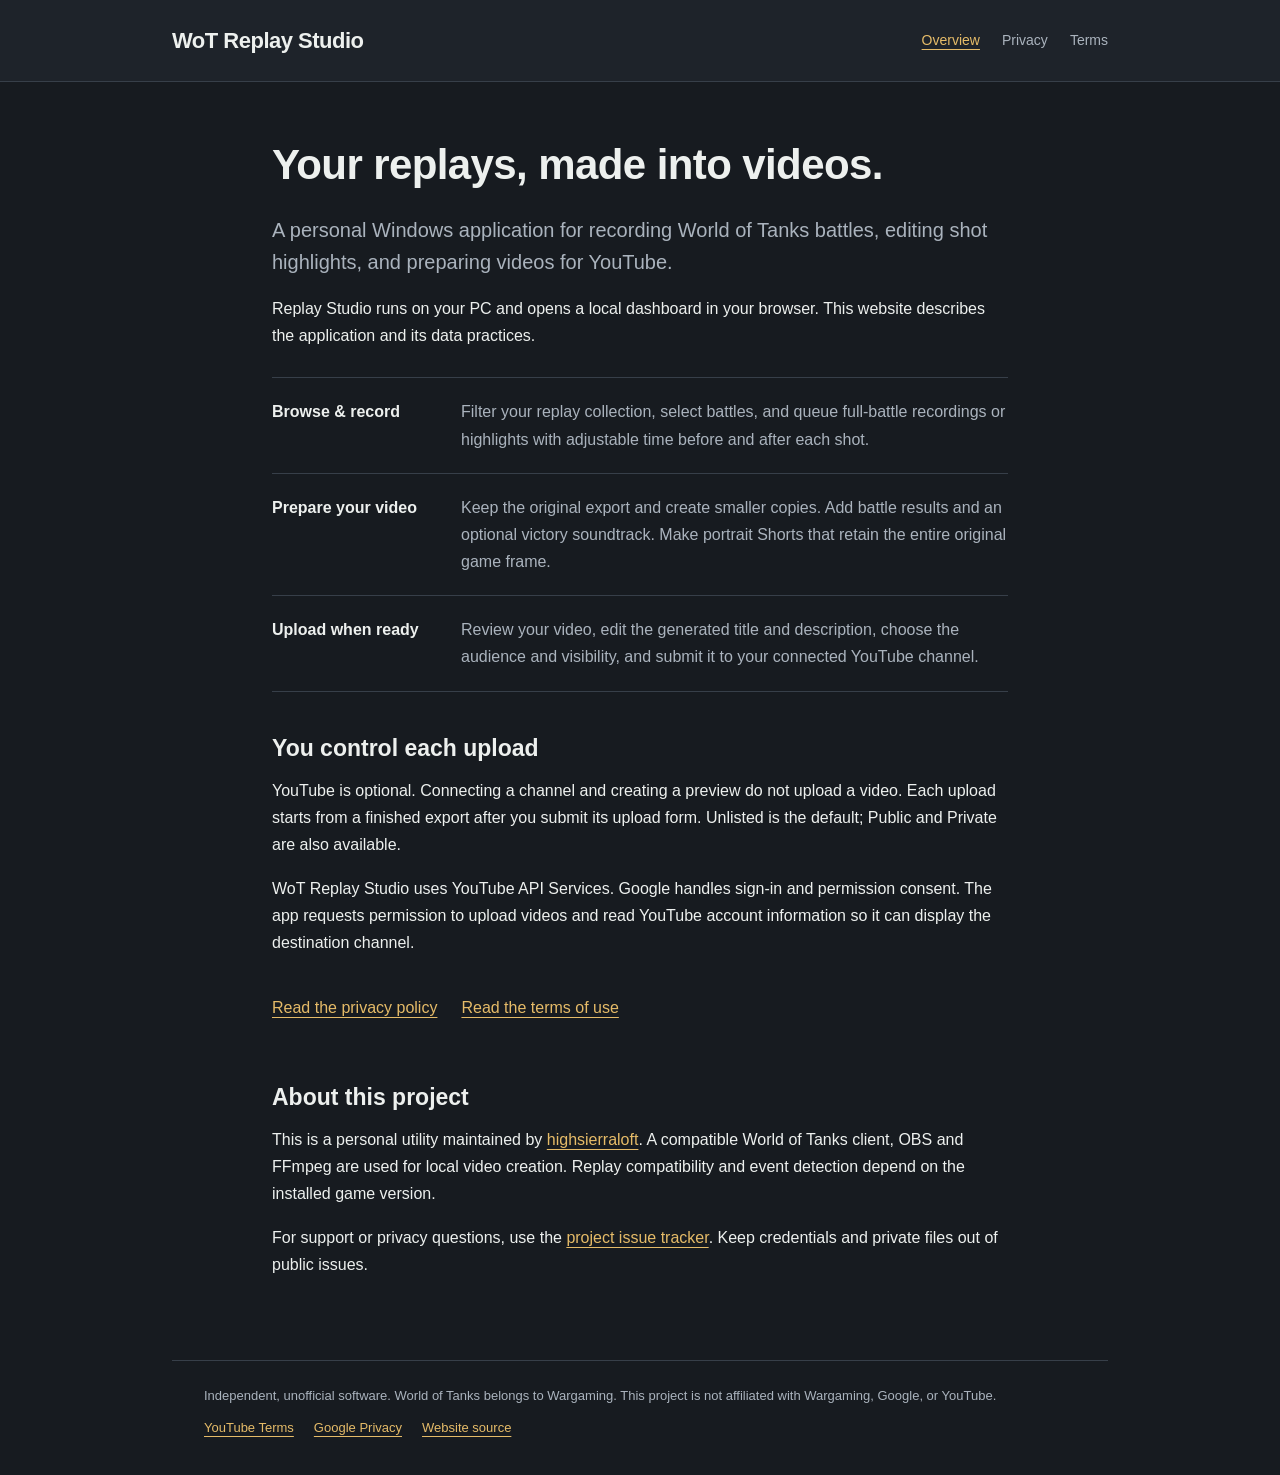
<file: index.html>
<!doctype html>
<html lang="en"><head><meta charset="utf-8"><meta name="google-site-verification" content="_Fpv4pTBd2l3POt9idZpyrIrlexXxtfFQN_owCgPIIU"><meta name="viewport" content="width=device-width,initial-scale=1"><meta name="description" content="WoT Replay Studio is a personal Windows app for recording World of Tanks replays, creating highlights and Shorts, and uploading selected videos to YouTube."><title>WoT Replay Studio — Local replay videos</title><link rel="stylesheet" href="style.css"></head>
<body>
<!-- THESIS: A readable product and data-use reference for the installed replay editor. OWN-WORLD: Inherit Replay Studio's graphite surfaces, brass links and Segoe UI typography. STORY: Understand local video creation, optional YouTube uploads, and the data controls. FIRST VIEWPORT: Compact identity/navigation, product purpose, and an honest capability list. FORM: Narrow Read-mode documentation extension of the existing world; no new visual direction. FINISH: unreviewed and undocumented is unfinished; this build ends with the finish review, the verdict, DESIGN.md, and every shipping raster carrying its provenance -->
<a class="skip" href="#main">Skip to content</a><header class="header"><div class="header-inner"><a class="brand" href="index.html">WoT Replay Studio</a><nav aria-label="Main navigation"><a href="index.html" aria-current="page">Overview</a><a href="privacy.html">Privacy</a><a href="terms.html">Terms</a></nav></div></header>
<main id="main"><h1>Your replays, made into videos.</h1><p class="lead">A personal Windows application for recording World of Tanks battles, editing shot highlights, and preparing videos for YouTube.</p><p>Replay Studio runs on your PC and opens a local dashboard in your browser. This website describes the application and its data practices.</p>
<dl class="facts"><div><dt>Browse &amp; record</dt><dd>Filter your replay collection, select battles, and queue full-battle recordings or highlights with adjustable time before and after each shot.</dd></div><div><dt>Prepare your video</dt><dd>Keep the original export and create smaller copies. Add battle results and an optional victory soundtrack. Make portrait Shorts that retain the entire original game frame.</dd></div><div><dt>Upload when ready</dt><dd>Review your video, edit the generated title and description, choose the audience and visibility, and submit it to your connected YouTube channel.</dd></div></dl>
<section><h2>You control each upload</h2><p>YouTube is optional. Connecting a channel and creating a preview do not upload a video. Each upload starts from a finished export after you submit its upload form. Unlisted is the default; Public and Private are also available.</p><p>WoT Replay Studio uses YouTube API Services. Google handles sign-in and permission consent. The app requests permission to upload videos and read YouTube account information so it can display the destination channel.</p><div class="links"><a href="privacy.html">Read the privacy policy</a><a href="terms.html">Read the terms of use</a></div></section>
<section><h2>About this project</h2><p>This is a personal utility maintained by <a href="https://github.com/highsierraloft">highsierraloft</a>. A compatible World of Tanks client, OBS and FFmpeg are used for local video creation. Replay compatibility and event detection depend on the installed game version.</p><p>For support or privacy questions, use the <a href="https://github.com/highsierraloft/wot-replay-studio-site/issues">project issue tracker</a>. Keep credentials and private files out of public issues.</p></section></main>
<footer class="footer"><p>Independent, unofficial software. World of Tanks belongs to Wargaming. This project is not affiliated with Wargaming, Google, or YouTube.</p><nav aria-label="Related policies"><a href="https://www.youtube.com/t/terms">YouTube Terms</a><a href="https://policies.google.com/privacy">Google Privacy</a><a href="https://github.com/highsierraloft/wot-replay-studio-site">Website source</a></nav></footer></body></html>
</file>
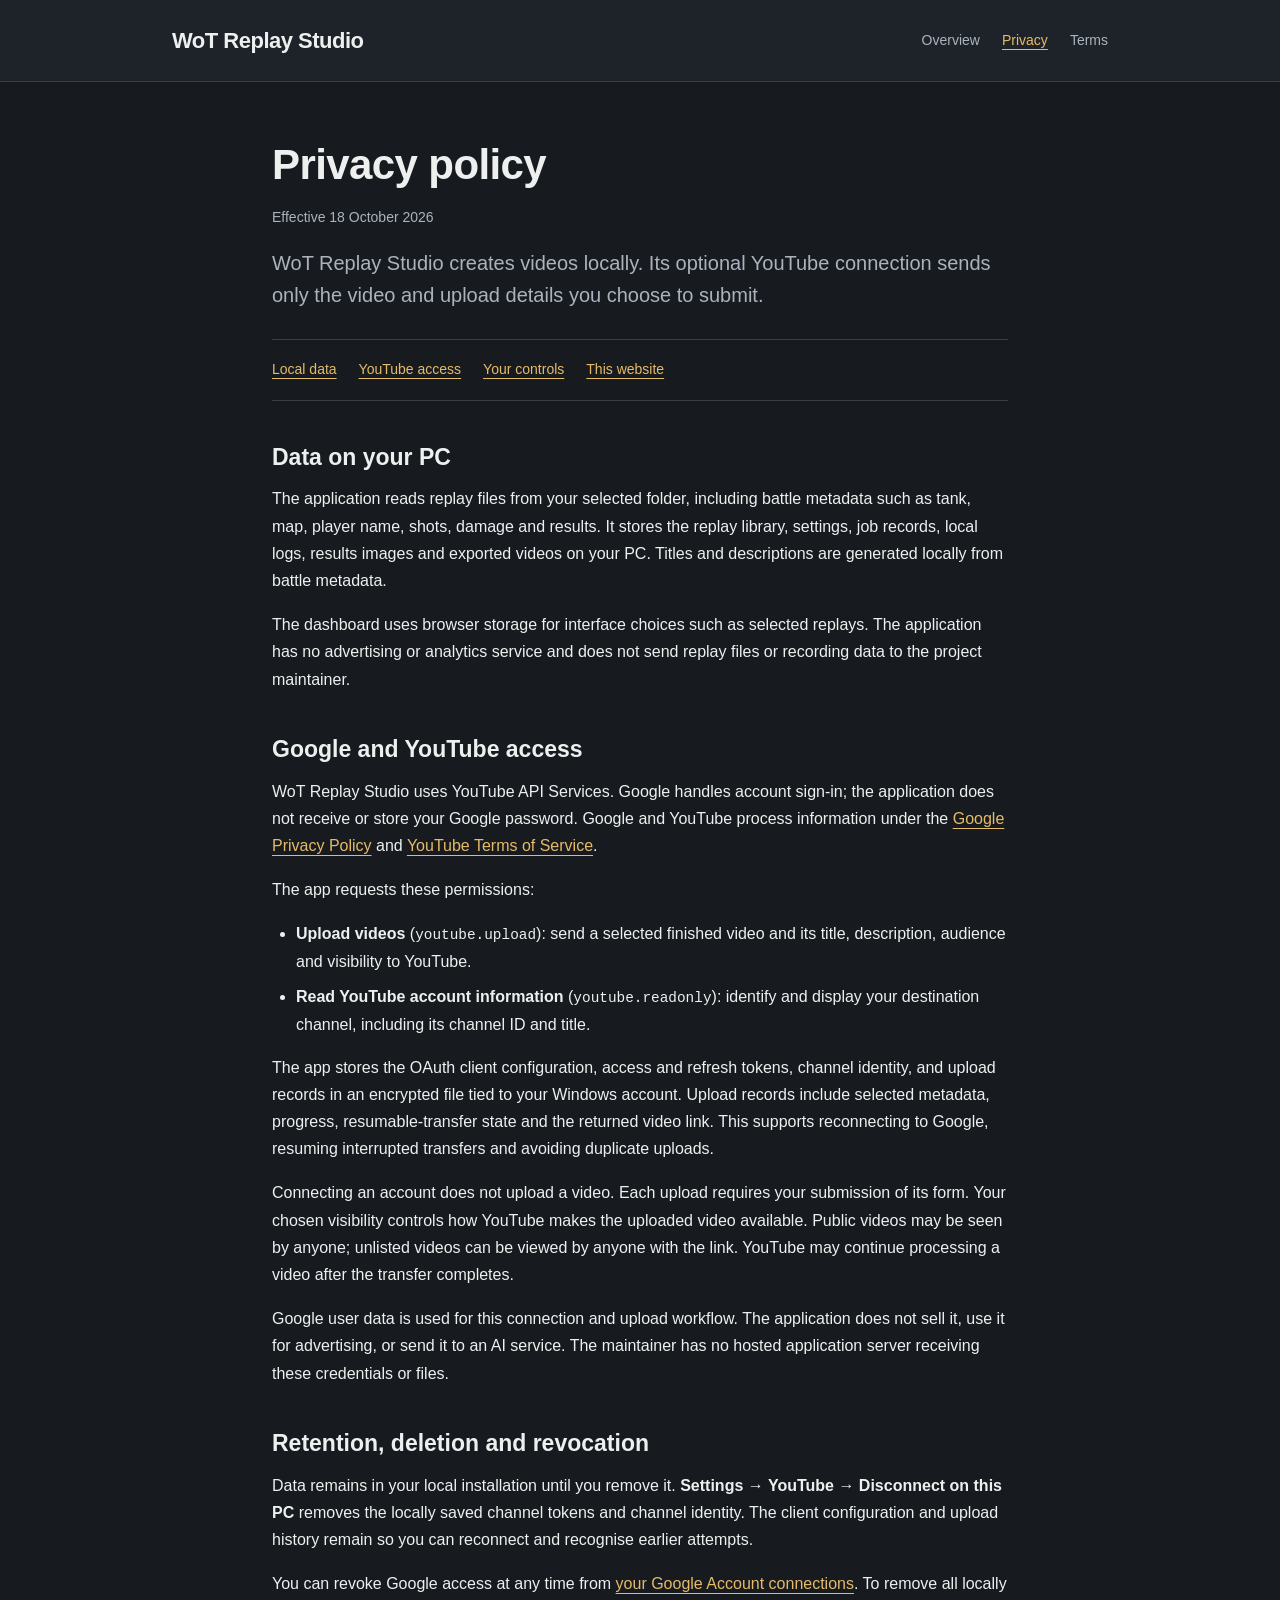
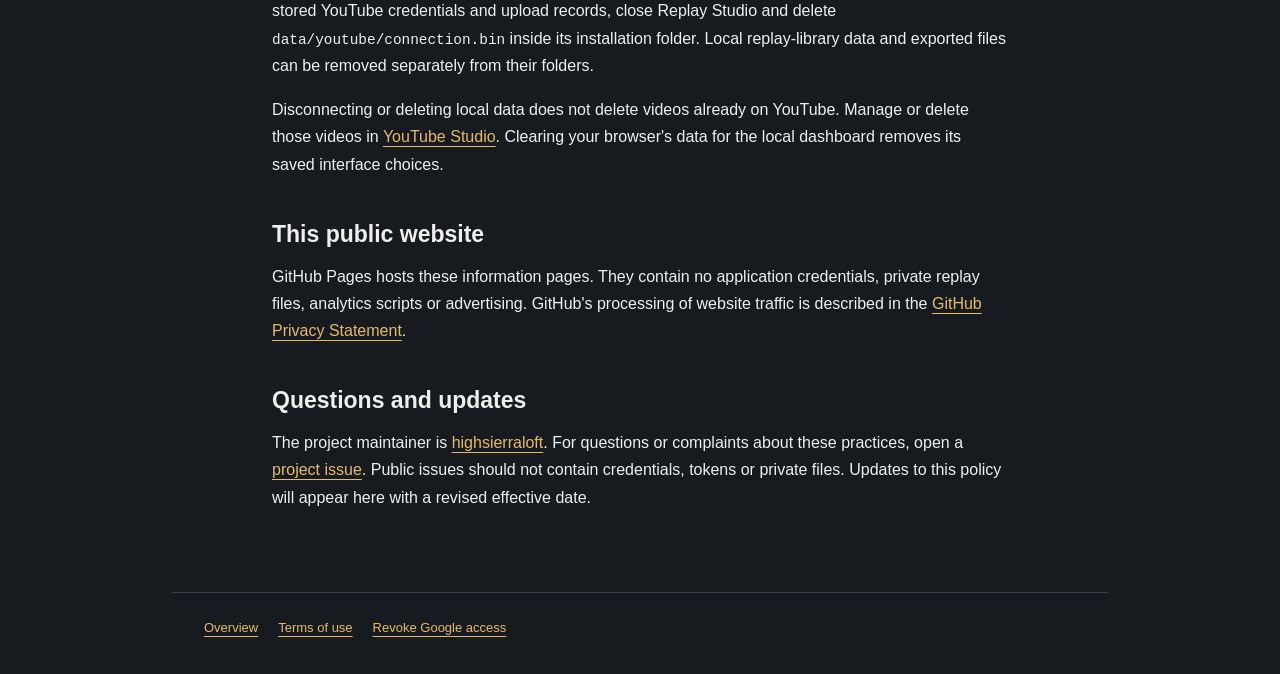
<file: privacy.html>
<!doctype html>
<html lang="en"><head><meta charset="utf-8"><meta name="viewport" content="width=device-width,initial-scale=1"><meta name="description" content="How WoT Replay Studio uses replay files, Google authorization, YouTube channel information and video uploads."><title>Privacy policy — WoT Replay Studio</title><link rel="stylesheet" href="style.css"></head><body>
<a class="skip" href="#main">Skip to content</a><header class="header"><div class="header-inner"><a class="brand" href="index.html">WoT Replay Studio</a><nav aria-label="Main navigation"><a href="index.html">Overview</a><a href="privacy.html" aria-current="page">Privacy</a><a href="terms.html">Terms</a></nav></div></header>
<main id="main"><h1>Privacy policy</h1><p class="date">Effective 18 October 2026</p><p class="lead">WoT Replay Studio creates videos locally. Its optional YouTube connection sends only the video and upload details you choose to submit.</p><nav class="contents" aria-label="On this page"><a href="#local">Local data</a><a href="#youtube">YouTube access</a><a href="#control">Your controls</a><a href="#website">This website</a></nav>
<section id="local"><h2>Data on your PC</h2><p>The application reads replay files from your selected folder, including battle metadata such as tank, map, player name, shots, damage and results. It stores the replay library, settings, job records, local logs, results images and exported videos on your PC. Titles and descriptions are generated locally from battle metadata.</p><p>The dashboard uses browser storage for interface choices such as selected replays. The application has no advertising or analytics service and does not send replay files or recording data to the project maintainer.</p></section>
<section id="youtube"><h2>Google and YouTube access</h2><p>WoT Replay Studio uses YouTube API Services. Google handles account sign-in; the application does not receive or store your Google password. Google and YouTube process information under the <a href="https://policies.google.com/privacy">Google Privacy Policy</a> and <a href="https://www.youtube.com/t/terms">YouTube Terms of Service</a>.</p><p>The app requests these permissions:</p><ul><li><strong>Upload videos</strong> (<code>youtube.upload</code>): send a selected finished video and its title, description, audience and visibility to YouTube.</li><li><strong>Read YouTube account information</strong> (<code>youtube.readonly</code>): identify and display your destination channel, including its channel ID and title.</li></ul><p>The app stores the OAuth client configuration, access and refresh tokens, channel identity, and upload records in an encrypted file tied to your Windows account. Upload records include selected metadata, progress, resumable-transfer state and the returned video link. This supports reconnecting to Google, resuming interrupted transfers and avoiding duplicate uploads.</p><p>Connecting an account does not upload a video. Each upload requires your submission of its form. Your chosen visibility controls how YouTube makes the uploaded video available. Public videos may be seen by anyone; unlisted videos can be viewed by anyone with the link. YouTube may continue processing a video after the transfer completes.</p><p>Google user data is used for this connection and upload workflow. The application does not sell it, use it for advertising, or send it to an AI service. The maintainer has no hosted application server receiving these credentials or files.</p></section>
<section id="control"><h2>Retention, deletion and revocation</h2><p>Data remains in your local installation until you remove it. <strong>Settings → YouTube → Disconnect on this PC</strong> removes the locally saved channel tokens and channel identity. The client configuration and upload history remain so you can reconnect and recognise earlier attempts.</p><p>You can revoke Google access at any time from <a href="https://myaccount.google.com/connections">your Google Account connections</a>. To remove all locally stored YouTube credentials and upload records, close Replay Studio and delete <code>data/youtube/connection.bin</code> inside its installation folder. Local replay-library data and exported files can be removed separately from their folders.</p><p>Disconnecting or deleting local data does not delete videos already on YouTube. Manage or delete those videos in <a href="https://studio.youtube.com/">YouTube Studio</a>. Clearing your browser's data for the local dashboard removes its saved interface choices.</p></section>
<section id="website"><h2>This public website</h2><p>GitHub Pages hosts these information pages. They contain no application credentials, private replay files, analytics scripts or advertising. GitHub's processing of website traffic is described in the <a href="https://docs.github.com/en/site-policy/privacy-policies/github-general-privacy-statement">GitHub Privacy Statement</a>.</p></section>
<section><h2>Questions and updates</h2><p>The project maintainer is <a href="https://github.com/highsierraloft">highsierraloft</a>. For questions or complaints about these practices, open a <a href="https://github.com/highsierraloft/wot-replay-studio-site/issues">project issue</a>. Public issues should not contain credentials, tokens or private files. Updates to this policy will appear here with a revised effective date.</p></section></main>
<footer class="footer"><nav aria-label="Related pages"><a href="index.html">Overview</a><a href="terms.html">Terms of use</a><a href="https://myaccount.google.com/connections">Revoke Google access</a></nav></footer></body></html>
</file>
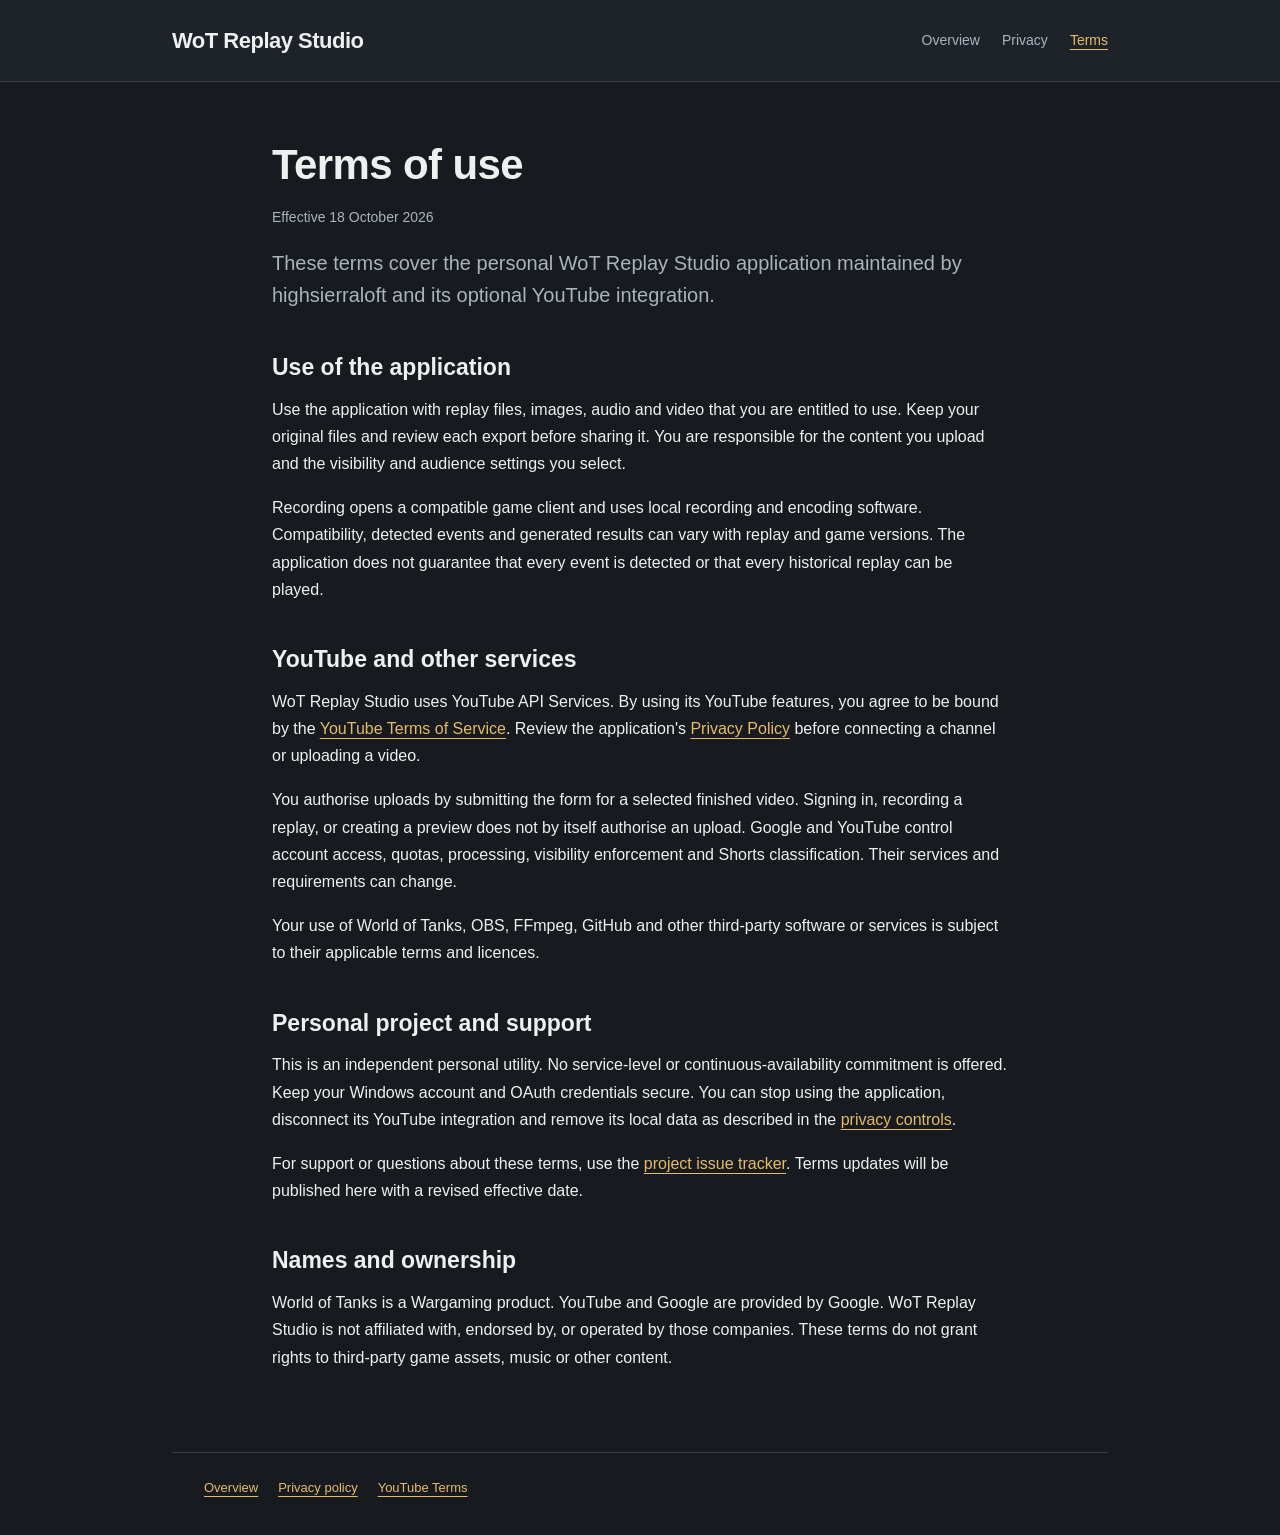
<file: terms.html>
<!doctype html>
<html lang="en"><head><meta charset="utf-8"><meta name="viewport" content="width=device-width,initial-scale=1"><meta name="description" content="Terms for using the personal WoT Replay Studio application and its optional YouTube upload feature."><title>Terms of use — WoT Replay Studio</title><link rel="stylesheet" href="style.css"></head><body>
<a class="skip" href="#main">Skip to content</a><header class="header"><div class="header-inner"><a class="brand" href="index.html">WoT Replay Studio</a><nav aria-label="Main navigation"><a href="index.html">Overview</a><a href="privacy.html">Privacy</a><a href="terms.html" aria-current="page">Terms</a></nav></div></header>
<main id="main"><h1>Terms of use</h1><p class="date">Effective 18 October 2026</p><p class="lead">These terms cover the personal WoT Replay Studio application maintained by highsierraloft and its optional YouTube integration.</p>
<section><h2>Use of the application</h2><p>Use the application with replay files, images, audio and video that you are entitled to use. Keep your original files and review each export before sharing it. You are responsible for the content you upload and the visibility and audience settings you select.</p><p>Recording opens a compatible game client and uses local recording and encoding software. Compatibility, detected events and generated results can vary with replay and game versions. The application does not guarantee that every event is detected or that every historical replay can be played.</p></section>
<section><h2>YouTube and other services</h2><p>WoT Replay Studio uses YouTube API Services. By using its YouTube features, you agree to be bound by the <a href="https://www.youtube.com/t/terms">YouTube Terms of Service</a>. Review the application's <a href="privacy.html">Privacy Policy</a> before connecting a channel or uploading a video.</p><p>You authorise uploads by submitting the form for a selected finished video. Signing in, recording a replay, or creating a preview does not by itself authorise an upload. Google and YouTube control account access, quotas, processing, visibility enforcement and Shorts classification. Their services and requirements can change.</p><p>Your use of World of Tanks, OBS, FFmpeg, GitHub and other third-party software or services is subject to their applicable terms and licences.</p></section>
<section><h2>Personal project and support</h2><p>This is an independent personal utility. No service-level or continuous-availability commitment is offered. Keep your Windows account and OAuth credentials secure. You can stop using the application, disconnect its YouTube integration and remove its local data as described in the <a href="privacy.html#control">privacy controls</a>.</p><p>For support or questions about these terms, use the <a href="https://github.com/highsierraloft/wot-replay-studio-site/issues">project issue tracker</a>. Terms updates will be published here with a revised effective date.</p></section>
<section><h2>Names and ownership</h2><p>World of Tanks is a Wargaming product. YouTube and Google are provided by Google. WoT Replay Studio is not affiliated with, endorsed by, or operated by those companies. These terms do not grant rights to third-party game assets, music or other content.</p></section></main>
<footer class="footer"><nav aria-label="Related pages"><a href="index.html">Overview</a><a href="privacy.html">Privacy policy</a><a href="https://www.youtube.com/t/terms">YouTube Terms</a></nav></footer></body></html>
</file>
<file: style.css>
:root{color-scheme:dark;--bg:#171b20;--panel:#1e232a;--text:#edf0ee;--muted:#aab3bd;--line:#373f49;--accent:#e5bb68;font-family:"Segoe UI",Arial,sans-serif;background:var(--bg);color:var(--text)}*{box-sizing:border-box}body{margin:0;font-size:16px;line-height:1.7}a{color:var(--accent);text-underline-offset:4px}a:hover{color:#f2ce88}a:focus-visible{outline:2px solid var(--accent);outline-offset:5px}::selection{background:var(--accent);color:#201b12}html{scrollbar-color:var(--line) var(--bg)}.skip{position:absolute;left:20px;top:-100px}.skip:focus{top:10px;background:var(--bg);padding:8px}.header{border-bottom:1px solid var(--line);background:var(--panel)}.header-inner{max-width:1000px;margin:auto;padding:22px 32px;display:flex;justify-content:space-between;align-items:center;gap:20px;flex-wrap:wrap}.brand{font-size:22px;font-weight:650;text-decoration:none;color:var(--text);letter-spacing:-.5px}.header nav{display:flex;flex-wrap:wrap;gap:22px;font-size:14px}.header nav a{color:var(--muted);text-decoration:none}.header nav a[aria-current=page]{color:var(--accent);text-decoration:underline}main{max-width:800px;margin:0 auto;padding:58px 32px 64px}h1{font-size:clamp(30px,5vw,42px);line-height:1.18;font-weight:600;letter-spacing:-.6px;margin:0 0 24px;text-wrap:balance}h2{font-size:23px;line-height:1.3;font-weight:600;margin:42px 0 13px}h3{font-size:17px;margin:26px 0 7px}p{margin:0 0 17px}p,li,dd{overflow-wrap:anywhere}ul,ol{padding-left:24px}li+li{margin-top:8px}.lead{font-size:20px;line-height:1.6;color:var(--muted)}.note,.date{color:var(--muted);font-size:14px}.date{margin-top:-8px}.facts{margin:28px 0;border-top:1px solid var(--line)}.facts>div{display:grid;grid-template-columns:165px 1fr;gap:24px;padding:20px 0;border-bottom:1px solid var(--line)}dt{font-weight:600}dd{margin:0;color:var(--muted)}.links{display:flex;gap:24px;flex-wrap:wrap;padding:20px 0}.contents{padding:18px 0;border-top:1px solid var(--line);border-bottom:1px solid var(--line);display:flex;gap:10px 22px;flex-wrap:wrap;font-size:14px;margin:28px 0}.footer{border-top:1px solid var(--line);max-width:936px;margin:0 auto;padding:24px 32px 36px;color:var(--muted);font-size:13px}.footer p{margin:0 0 10px}.footer nav{display:flex;gap:20px;flex-wrap:wrap}code{font-size:.9em;overflow-wrap:anywhere}section{scroll-margin-top:22px}@media(max-width:600px){.header-inner{padding:20px}.header nav{gap:18px}main{padding:38px 20px 45px}.facts>div{grid-template-columns:1fr;gap:5px}.lead{font-size:18px}.footer{padding:22px 20px}h2{margin-top:34px}}
</file>
